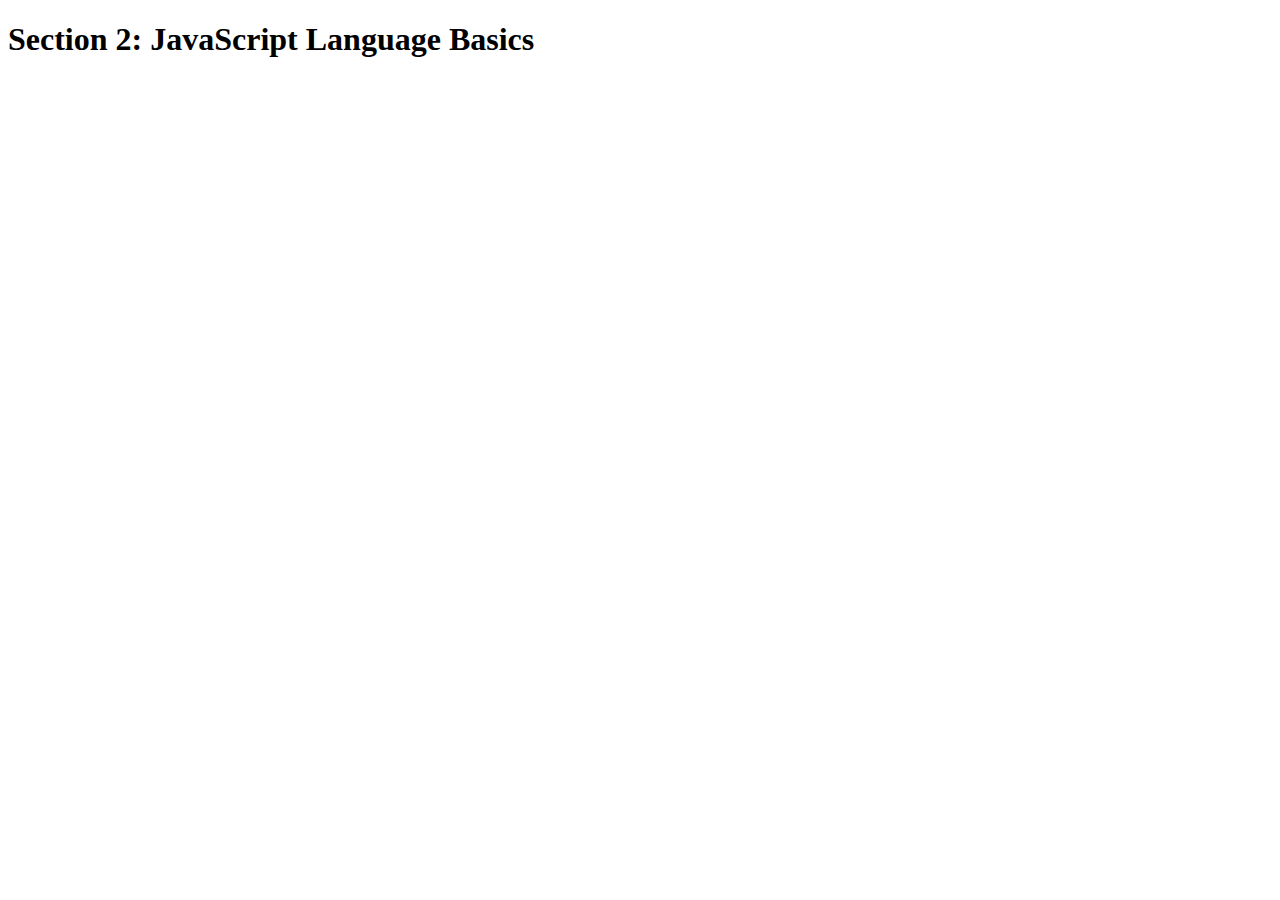
<file: JavaScript/complete-javascript-course-master/2-JS-basics/final/index.html>
<!DOCTYPE html>
<html lang="en">
    <head>
        <meta charset="UTF-8">
        <title>Section 2: JavaScript Language Basics</title>
    </head>

    <body>
        <h1>Section 2: JavaScript Language Basics</h1>
    </body>
    
    <script src="script.js"></script>
</html>
</file>
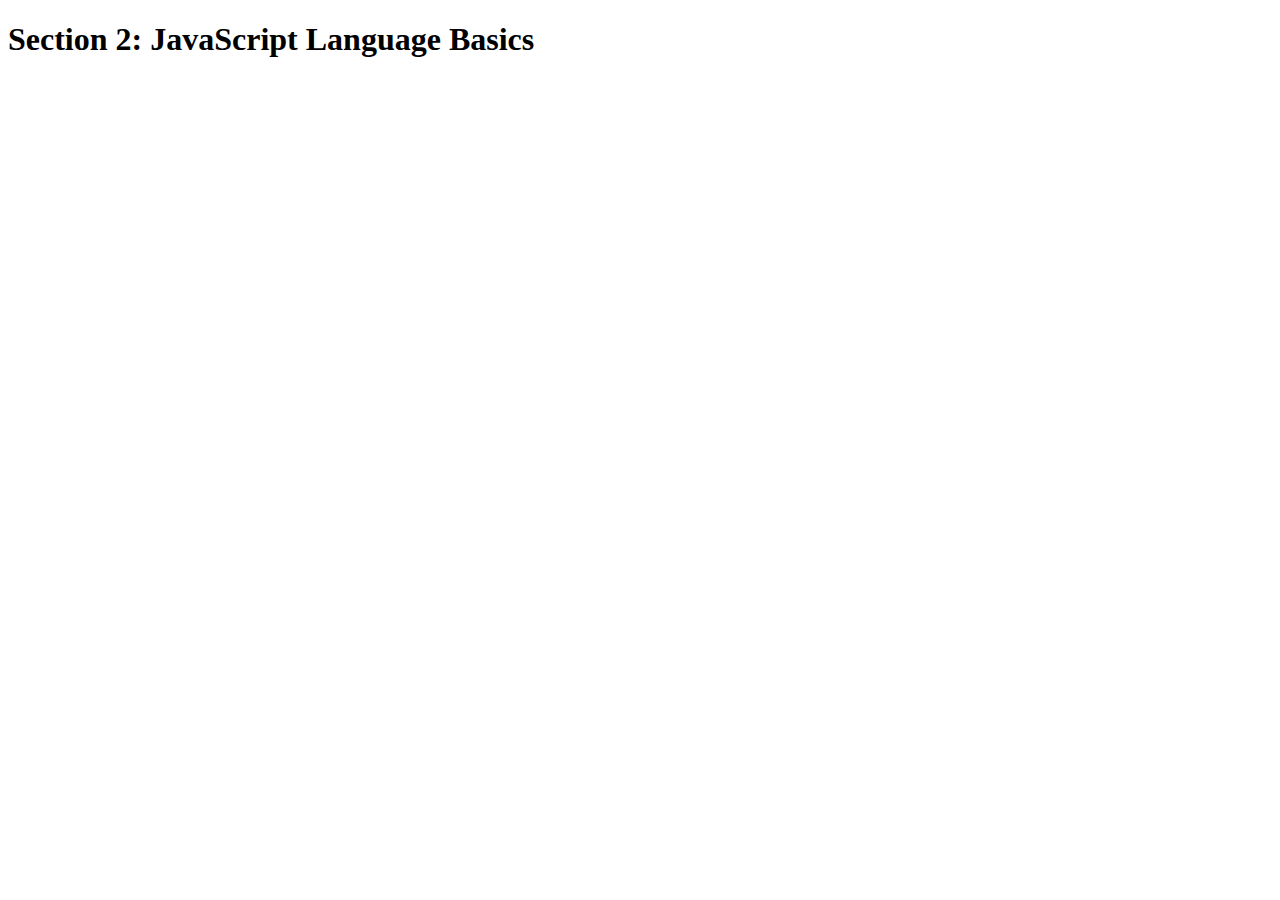
<file: JavaScript/complete-javascript-course-master/2-JS-basics/starter/index.html>
<!DOCTYPE html>
<html lang="en">
    <head>
        <meta charset="UTF-8">
        <title>Section 2: JavaScript Language Basics</title>
    </head>

    <body>
        <h1>Section 2: JavaScript Language Basics</h1>
    </body>

    <script src="index.js"></script>
</html>
</file>
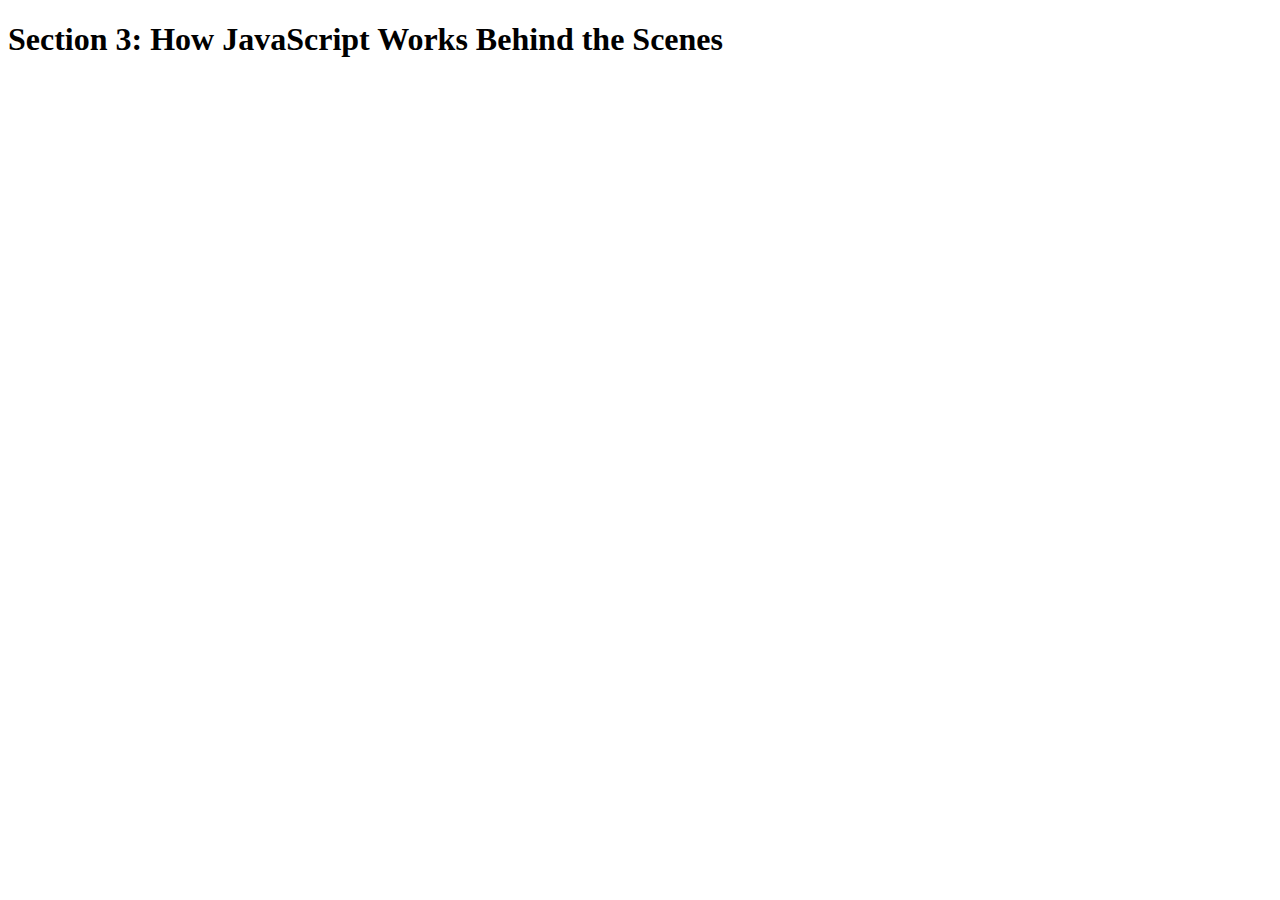
<file: JavaScript/complete-javascript-course-master/3-how-JS-works/final/index.html>
<!DOCTYPE html>
<html lang="en">
    <head>
        <meta charset="UTF-8">
        <title>Section 3: How JavaScript Works Behind the Scenes</title>
    </head>

    <body>
        <h1>Section 3: How JavaScript Works Behind the Scenes</h1>
        <script src="script.js"></script>
    </body>
</html>
</file>
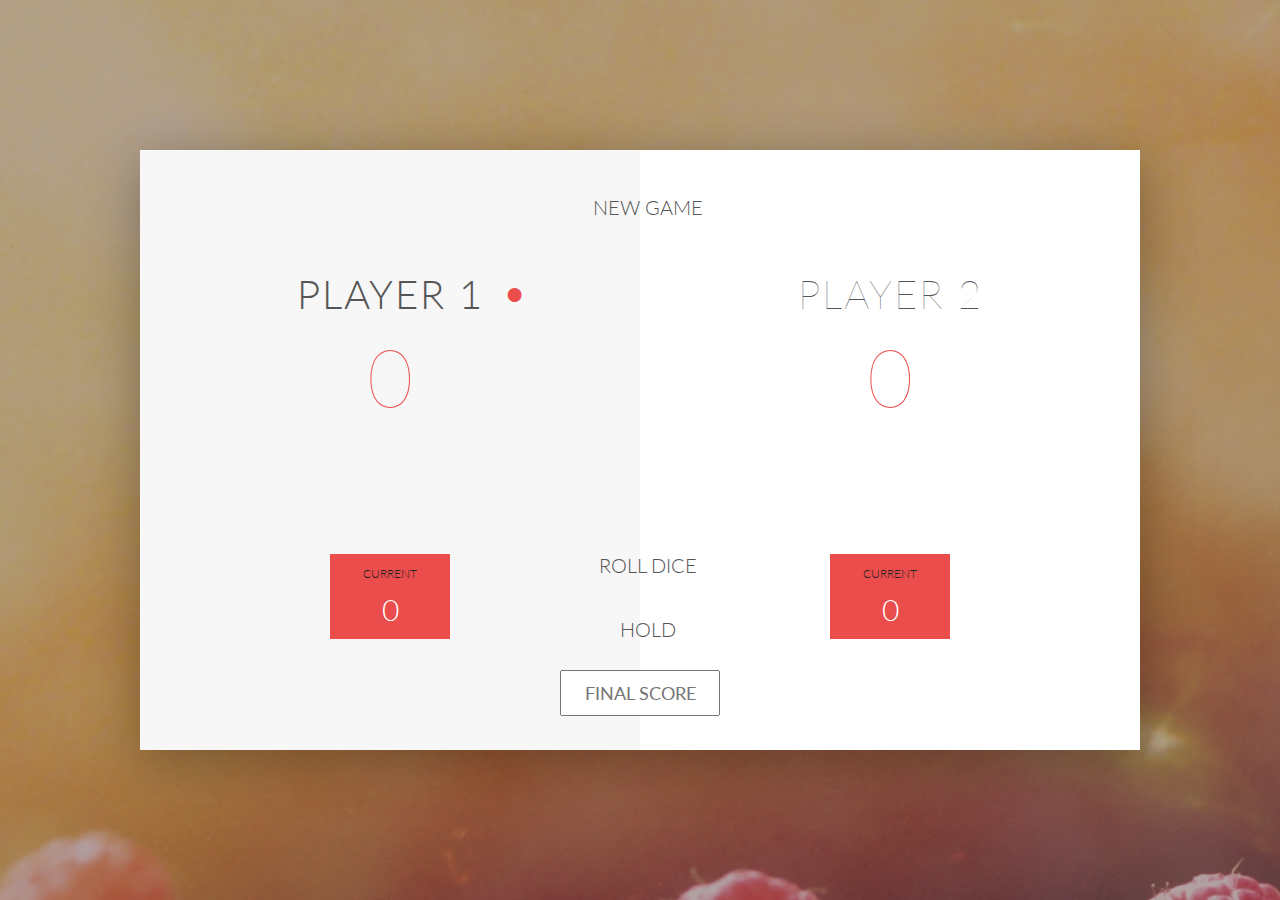
<file: JavaScript/complete-javascript-course-master/4-DOM-pig-game/final/index.html>
<!DOCTYPE html>
<html lang="en">
    <head>
        <meta charset="UTF-8">
        <link href="https://fonts.googleapis.com/css?family=Lato:100,300,600" rel="stylesheet" type="text/css">
        <link href="http://code.ionicframework.com/ionicons/2.0.1/css/ionicons.min.css" rel="stylesheet" type="text/css">
        <link type="text/css" rel="stylesheet" href="style.css">
        
        <title>Pig Game</title>
    </head>

    <body>
        <div class="wrapper clearfix">
            <div class="player-0-panel active">
                <div class="player-name" id="name-0">Player 1</div>
                <div class="player-score" id="score-0">43</div>
                <div class="player-current-box">
                    <div class="player-current-label">Current</div>
                    <div class="player-current-score" id="current-0">11</div>
                </div>
            </div>
            
            <div class="player-1-panel">
                <div class="player-name" id="name-1">Player 2</div>
                <div class="player-score" id="score-1">72</div>
                <div class="player-current-box">
                    <div class="player-current-label">Current</div>
                    <div class="player-current-score" id="current-1">0</div>
                </div>
            </div>
            
            <button class="btn-new"><i class="ion-ios-plus-outline"></i>New game</button>
            <button class="btn-roll"><i class="ion-ios-loop"></i>Roll dice</button>
            <button class="btn-hold"><i class="ion-ios-download-outline"></i>Hold</button>
            
            <input type="text" placeholder="Final score" class="final-score">
            
            <img src="dice-5.png" alt="Dice" class="dice" id="dice-1">
            <img src="dice-5.png" alt="Dice" class="dice" id="dice-2">
        </div>
        
        <!--<script src="app.js"></script>-->
        <script src="challenges.js"></script>
    </body>
</html>
</file>
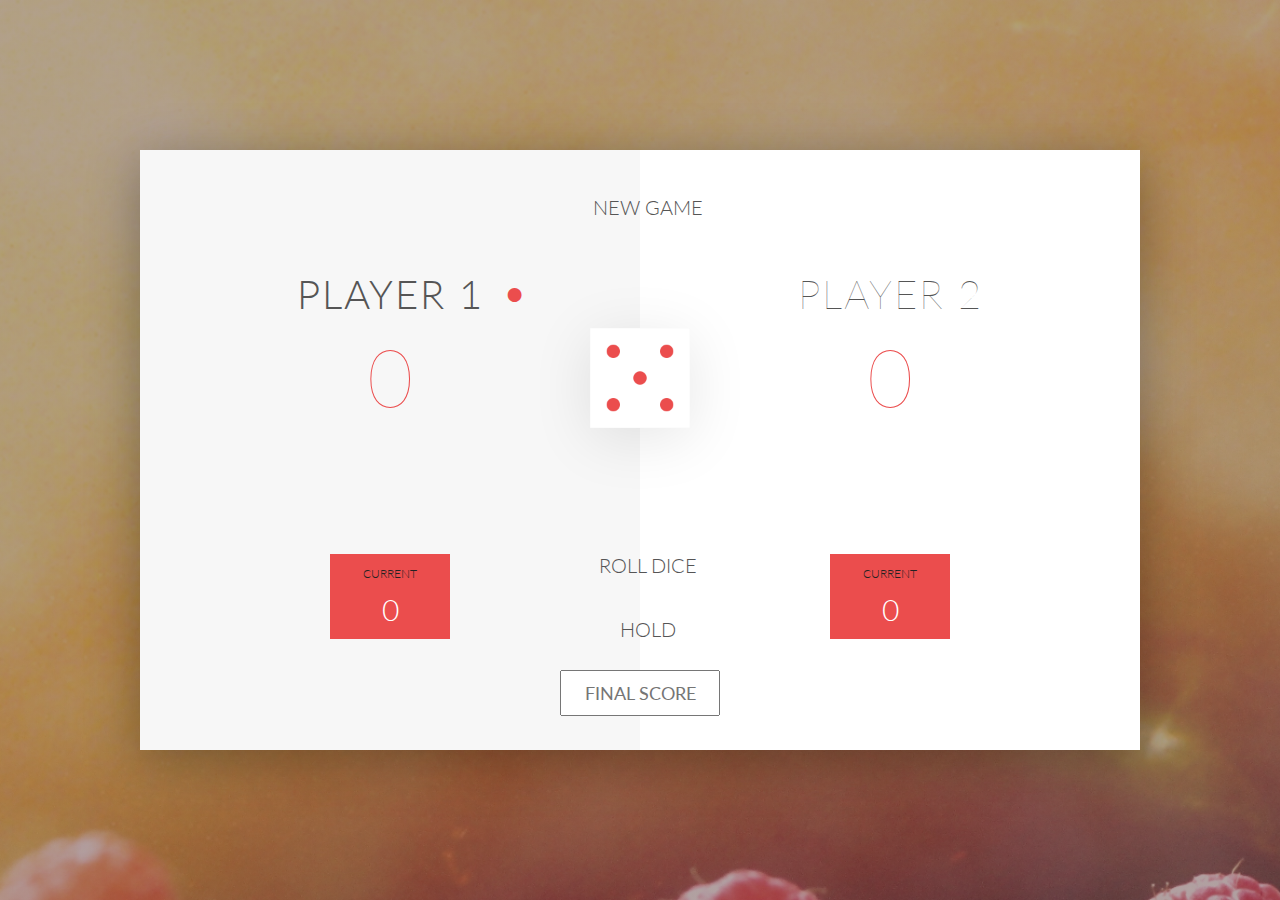
<file: JavaScript/complete-javascript-course-master/4-DOM-pig-game/starter/index.html>
<!DOCTYPE html>
<html lang="en">
    <head>
        <meta charset="UTF-8">
        <link href="https://fonts.googleapis.com/css?family=Lato:100,300,600" rel="stylesheet" type="text/css">
        <link href="http://code.ionicframework.com/ionicons/2.0.1/css/ionicons.min.css" rel="stylesheet" type="text/css">
        <link type="text/css" rel="stylesheet" href="style.css">
        
        <title>Pig Game</title>
    </head>

    <body>
        <div class="wrapper clearfix">
            <div class="player-0-panel active">
                <div class="player-name" id="name-0">Player 1</div>
                <div class="player-score" id="score-0">43</div>
                <div class="player-current-box">
                    <div class="player-current-label">Current</div>
                    <div class="player-current-score" id="current-0">11</div>
                </div>
            </div>
            
            <div class="player-1-panel">
                <div class="player-name" id="name-1">Player 2</div>
                <div class="player-score" id="score-1">72</div>
                <div class="player-current-box">
                    <div class="player-current-label">Current</div>
                    <div class="player-current-score" id="current-1">0</div>
                </div>
            </div>
            
            <button class="btn-new"><i class="ion-ios-plus-outline"></i>New game</button>
            <button class="btn-roll"><i class="ion-ios-loop"></i>Roll dice</button>
            <button class="btn-hold"><i class="ion-ios-download-outline"></i>Hold</button>
            

            <input type="text" placeholder="Final Score" class="final-score">


            <img src="dice-5.png" alt="Dice" class="dice">
            <img src="dice-5.png" alt="Dice" class="dice">
        </div>
        
        <!-- <script src="app.js"></script> -->
        <script src="challenges.js"></script>
    </body>
</html>
</file>
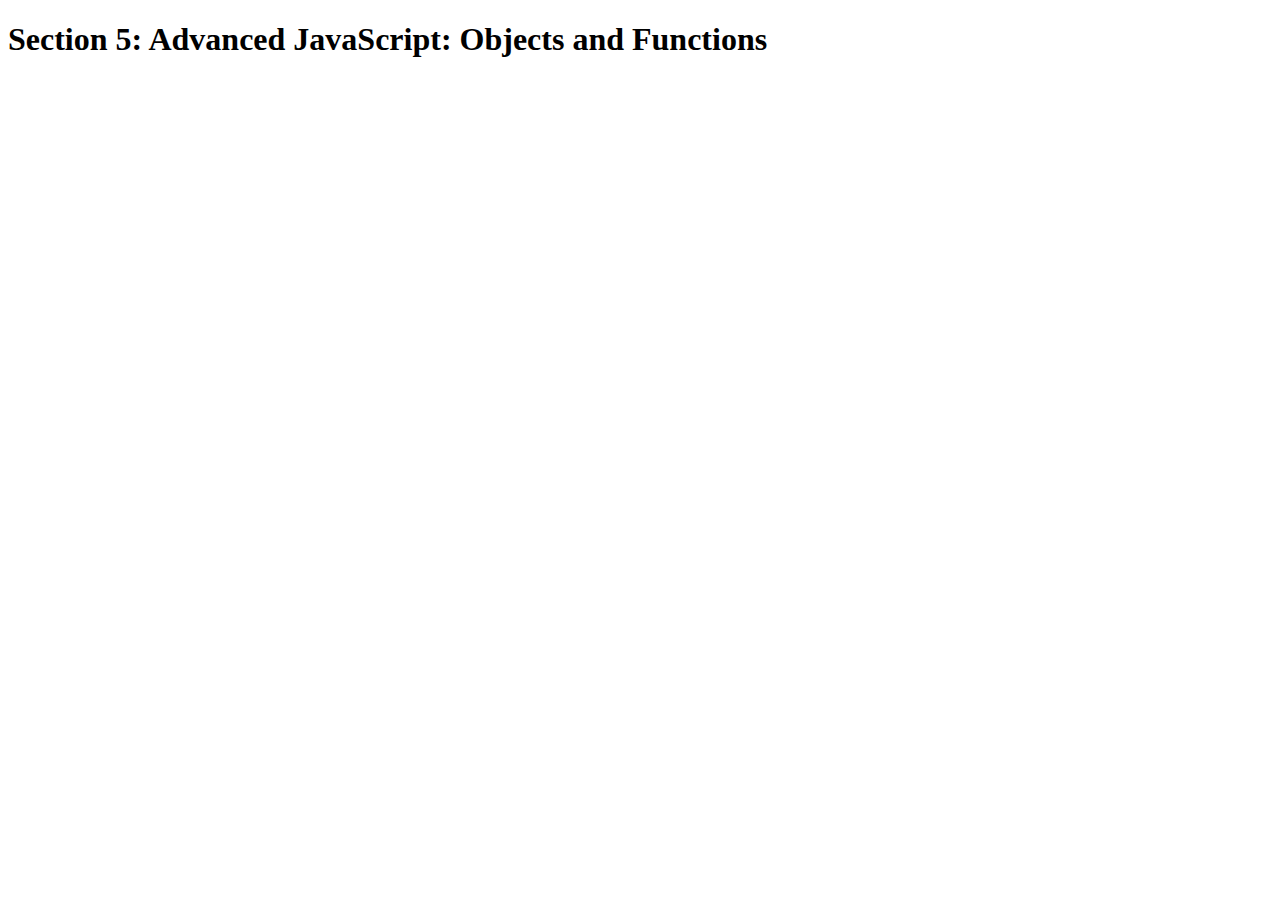
<file: JavaScript/complete-javascript-course-master/5-advanced-JS/final/index.html>
<!DOCTYPE html>
<html lang="en">
    <head>
        <meta charset="UTF-8">
        <title>Section 5: Advanced JavaScript: Objects and Functions</title>
    </head>

    <body>
        <h1>Section 5: Advanced JavaScript: Objects and Functions</h1>
        <script src="script.js"></script>
    </body>
</html>
</file>
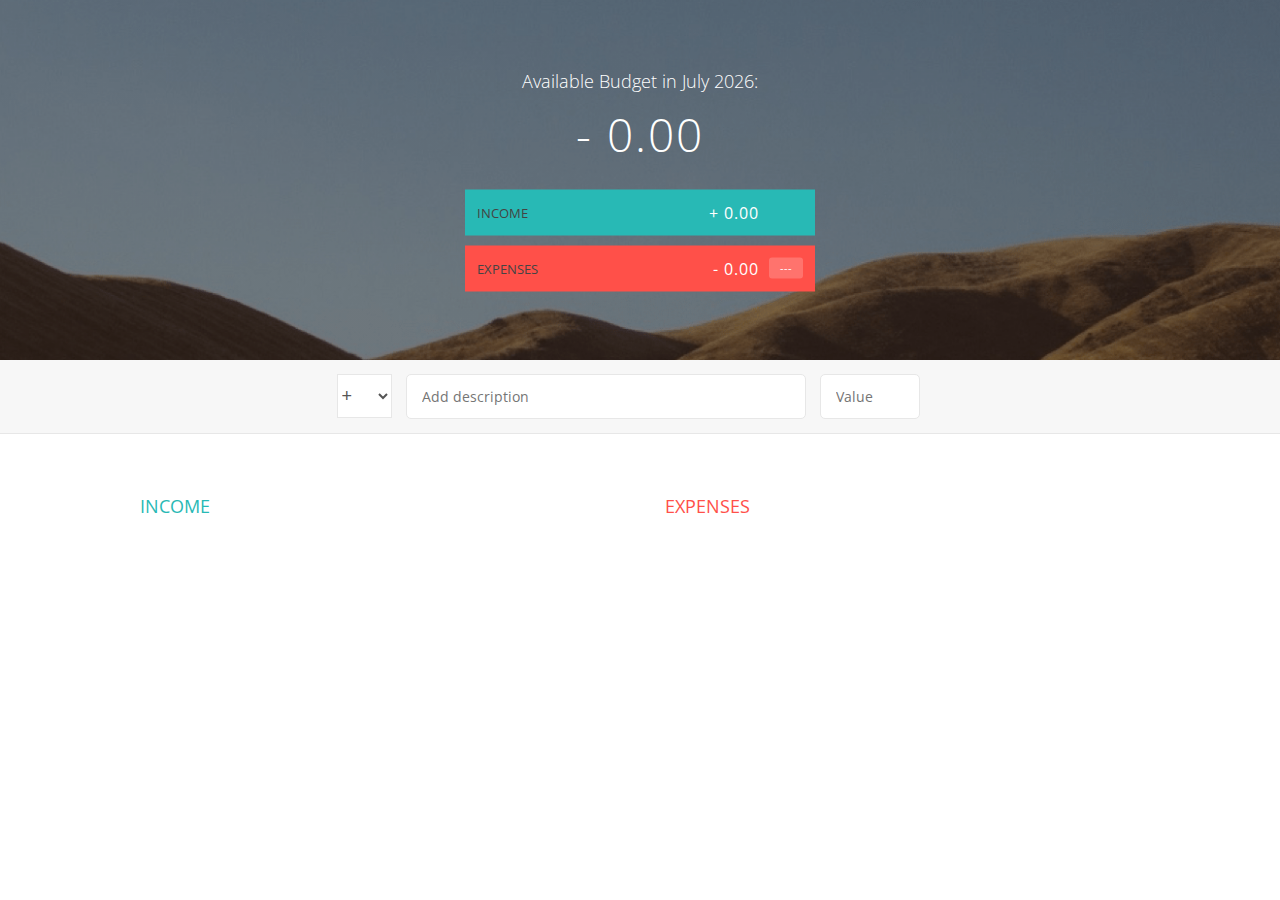
<file: JavaScript/complete-javascript-course-master/6-budgety/final/index.html>
<!DOCTYPE html>
<html lang="en">
    <head>
        <meta charset="UTF-8">
        <link href="https://fonts.googleapis.com/css?family=Open+Sans:100,300,400,600" rel="stylesheet" type="text/css">
        <link href="http://code.ionicframework.com/ionicons/2.0.1/css/ionicons.min.css" rel="stylesheet" type="text/css">
        <link type="text/css" rel="stylesheet" href="style.css">
        <title>Budgety</title>
    </head>
    <body>
        
        <div class="top">
            <div class="budget">
                <div class="budget__title">
                    Available Budget in <span class="budget__title--month">%Month%</span>:
                </div>
                
                <div class="budget__value">+ 2,345.64</div>
                
                <div class="budget__income clearfix">
                    <div class="budget__income--text">Income</div>
                    <div class="right">
                        <div class="budget__income--value">+ 4,300.00</div>
                        <div class="budget__income--percentage">&nbsp;</div>
                    </div>
                </div>
                
                <div class="budget__expenses clearfix">
                    <div class="budget__expenses--text">Expenses</div>
                    <div class="right clearfix">
                        <div class="budget__expenses--value">- 1,954.36</div>
                        <div class="budget__expenses--percentage">45%</div>
                    </div>
                </div>
            </div>
        </div>
        
        
        
        <div class="bottom">
            <div class="add">
                <div class="add__container">
                    <select class="add__type">
                        <option value="inc" selected>+</option>
                        <option value="exp">-</option>
                    </select>
                    <input type="text" class="add__description" placeholder="Add description">
                    <input type="number" class="add__value" placeholder="Value">
                    <button class="add__btn"><i class="ion-ios-checkmark-outline"></i></button>
                </div>
            </div>
            
            <div class="container clearfix">
                <div class="income">
                    <h2 class="icome__title">Income</h2>
                    
                    <div class="income__list">
                       
                        <!--
                        <div class="item clearfix" id="income-0">
                            <div class="item__description">Salary</div>
                            <div class="right clearfix">
                                <div class="item__value">+ 2,100.00</div>
                                <div class="item__delete">
                                    <button class="item__delete--btn">
                                        <i class="ion-ios-close-outline"></i>
                                    </button>
                                </div>
                            </div>
                        </div>
                        
                        <div class="item clearfix" id="income-1">
                            <div class="item__description">Sold car</div>
                            <div class="right clearfix">
                                <div class="item__value">+ 1,500.00</div>
                                <div class="item__delete">
                                    <button class="item__delete--btn"><i class="ion-ios-close-outline"></i></button>
                                </div>
                            </div>
                        </div>
                        -->
                        
                    </div>
                </div>
                
                
                
                <div class="expenses">
                    <h2 class="expenses__title">Expenses</h2>
                    
                    <div class="expenses__list">
                       
                        <!--
                        <div class="item clearfix" id="expense-0">
                            <div class="item__description">Apartment rent</div>
                            <div class="right clearfix">
                                <div class="item__value">- 900.00</div>
                                <div class="item__percentage">21%</div>
                                <div class="item__delete">
                                    <button class="item__delete--btn"><i class="ion-ios-close-outline"></i></button>
                                </div>
                            </div>
                        </div>

                        <div class="item clearfix" id="expense-1">
                            <div class="item__description">Grocery shopping</div>
                            <div class="right clearfix">
                                <div class="item__value">- 435.28</div>
                                <div class="item__percentage">10%</div>
                                <div class="item__delete">
                                    <button class="item__delete--btn"><i class="ion-ios-close-outline"></i></button>
                                </div>
                            </div>
                        </div>
                        -->
                        
                    </div>
                </div>
            </div>
            
            
        </div>
        
        <script src="app.js"></script>
    </body>
</html>
</file>
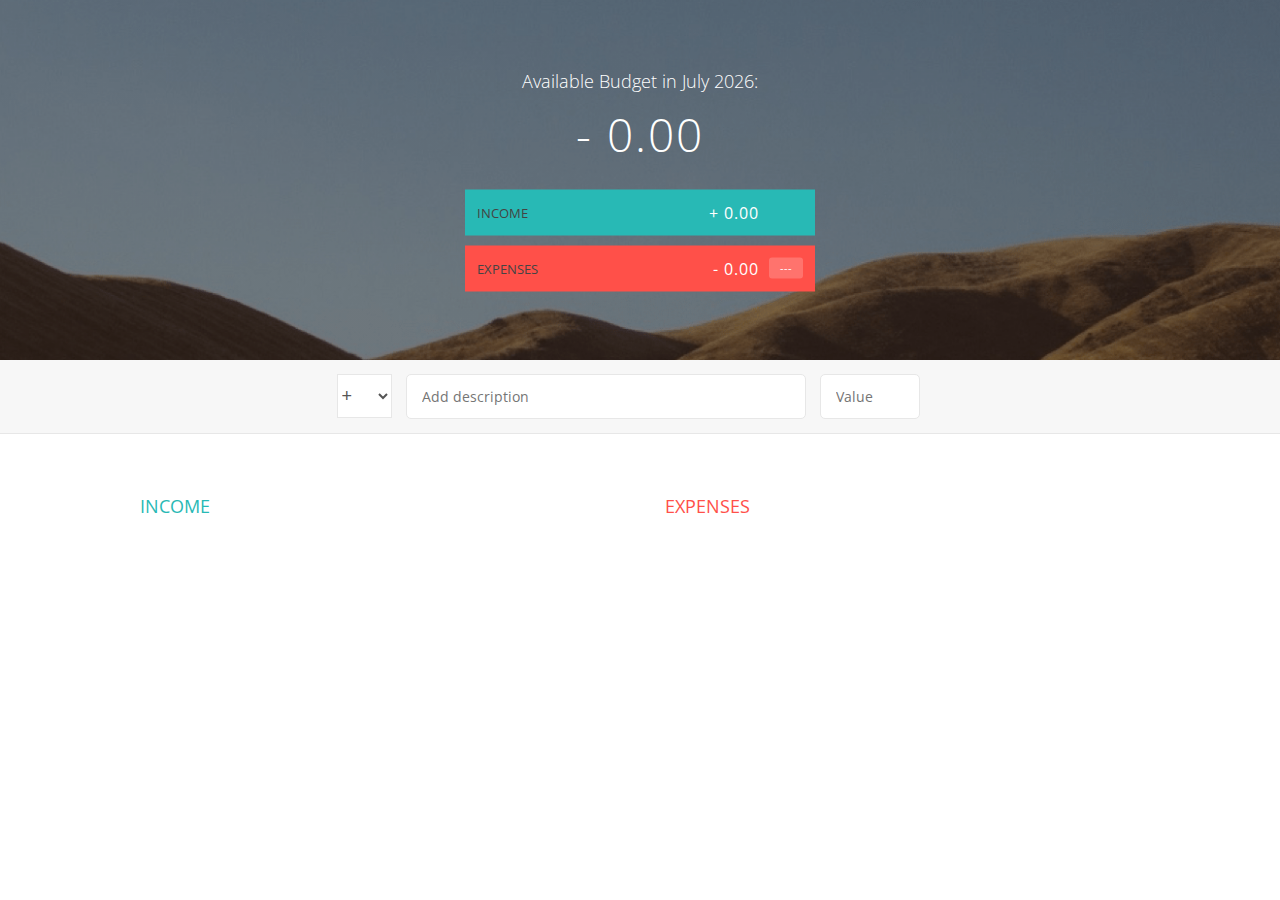
<file: JavaScript/complete-javascript-course-master/6-budgety/starter/index.html>
<!DOCTYPE html>
<html lang="en">
    <head>
        <meta charset="UTF-8">
        <link href="https://fonts.googleapis.com/css?family=Open+Sans:100,300,400,600" rel="stylesheet" type="text/css">
        <link href="http://code.ionicframework.com/ionicons/2.0.1/css/ionicons.min.css" rel="stylesheet" type="text/css">
        <link type="text/css" rel="stylesheet" href="style.css">
        <title>Budgety</title>
    </head>
    <body>
        
        <div class="top">
            <div class="budget">
                <div class="budget__title">
                    Available Budget in <span class="budget__title--month">%Month%</span>:
                </div>
                
                <div class="budget__value">+ 2,345.64</div>
                
                <div class="budget__income clearfix">
                    <div class="budget__income--text">Income</div>
                    <div class="right">
                        <div class="budget__income--value">+ 4,300.00</div>
                        <div class="budget__income--percentage">&nbsp;</div>
                    </div>
                </div>
                
                <div class="budget__expenses clearfix">
                    <div class="budget__expenses--text">Expenses</div>
                    <div class="right clearfix">
                        <div class="budget__expenses--value">- 1,954.36</div>
                        <div class="budget__expenses--percentage">45%</div>
                    </div>
                </div>
            </div>
        </div>
        
        
        
        <div class="bottom">
            <div class="add">
                <div class="add__container">
                    <select class="add__type">
                        <option value="inc" selected>+</option>
                        <option value="exp">-</option>
                    </select>
                    <input type="text" class="add__description" placeholder="Add description">
                    <input type="number" class="add__value" placeholder="Value">
                    <button class="add__btn"><i class="ion-ios-checkmark-outline"></i></button>
                </div>
            </div>
            
            <div class="container clearfix">
                <div class="income">
                    <h2 class="icome__title">Income</h2>
                    
                    <div class="income__list">
                       
                        <!--
                        <div class="item clearfix" id="income-0">
                            <div class="item__description">Salary</div>
                            <div class="right clearfix">
                                <div class="item__value">+ 2,100.00</div>
                                <div class="item__delete">
                                    <button class="item__delete--btn"><i class="ion-ios-close-outline"></i></button>
                                </div>
                            </div>
                        </div>
                        
                        <div class="item clearfix" id="income-1">
                            <div class="item__description">Sold car</div>
                            <div class="right clearfix">
                                <div class="item__value">+ 1,500.00</div>
                                <div class="item__delete">
                                    <button class="item__delete--btn"><i class="ion-ios-close-outline"></i></button>
                                </div>
                            </div>
                        </div>
                        -->
                        
                    </div>
                </div>
                
                
                
                <div class="expenses">
                    <h2 class="expenses__title">Expenses</h2>
                    
                    <div class="expenses__list">
                       
                        <!--
                        <div class="item clearfix" id="expense-0">
                            <div class="item__description">Apartment rent</div>
                            <div class="right clearfix">
                                <div class="item__value">- 900.00</div>
                                <div class="item__percentage">21%</div>
                                <div class="item__delete">
                                    <button class="item__delete--btn"><i class="ion-ios-close-outline"></i></button>
                                </div>
                            </div>
                        </div>

                        <div class="item clearfix" id="expense-1">
                            <div class="item__description">Grocery shopping</div>
                            <div class="right clearfix">
                                <div class="item__value">- 435.28</div>
                                <div class="item__percentage">10%</div>
                                <div class="item__delete">
                                    <button class="item__delete--btn"><i class="ion-ios-close-outline"></i></button>
                                </div>
                            </div>
                        </div>
                        -->
                        
                    </div>
                </div>
            </div>
            
            
        </div>
        
        <script src="app.js"></script>
    </body>
</html>
</file>
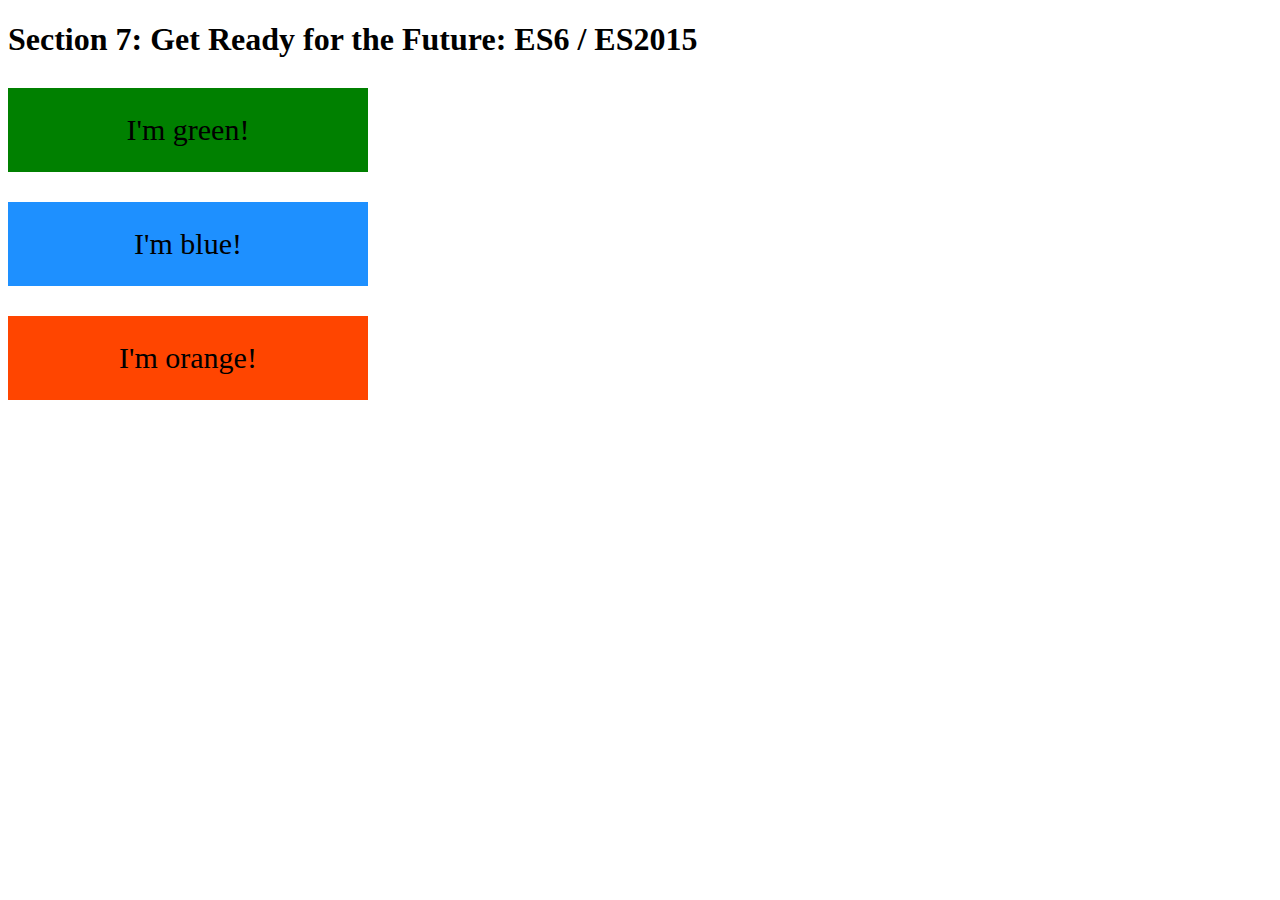
<file: JavaScript/complete-javascript-course-master/7-ES6/final/index.html>
<!DOCTYPE html>
<html lang="en">
    <head>
        <meta charset="UTF-8">
        <title>Section 7: Get Ready for the Future: ES6 / ES2015</title>
        
        <style>
            .box {
                width: 200px;
                padding: 25px 80px;
                text-align: center;
                font-size: 30px;
                margin-top: 30px;
            }
            
            .green { background-color: green; }
            .blue { background-color: dodgerblue; }
            .orange { background-color: orangered; }
            
        </style>
        
    </head>

    <body>
        <h1>Section 7: Get Ready for the Future: ES6 / ES2015</h1>
        
        <div class="box green">I'm green!</div>
        <div class="box blue">I'm blue!</div>
        <div class="box orange">I'm orange!</div>
        
        <script src="polyfill.min.js"></script>
        <script src="script-transpiled.js"></script>
    </body>
</html>
</file>
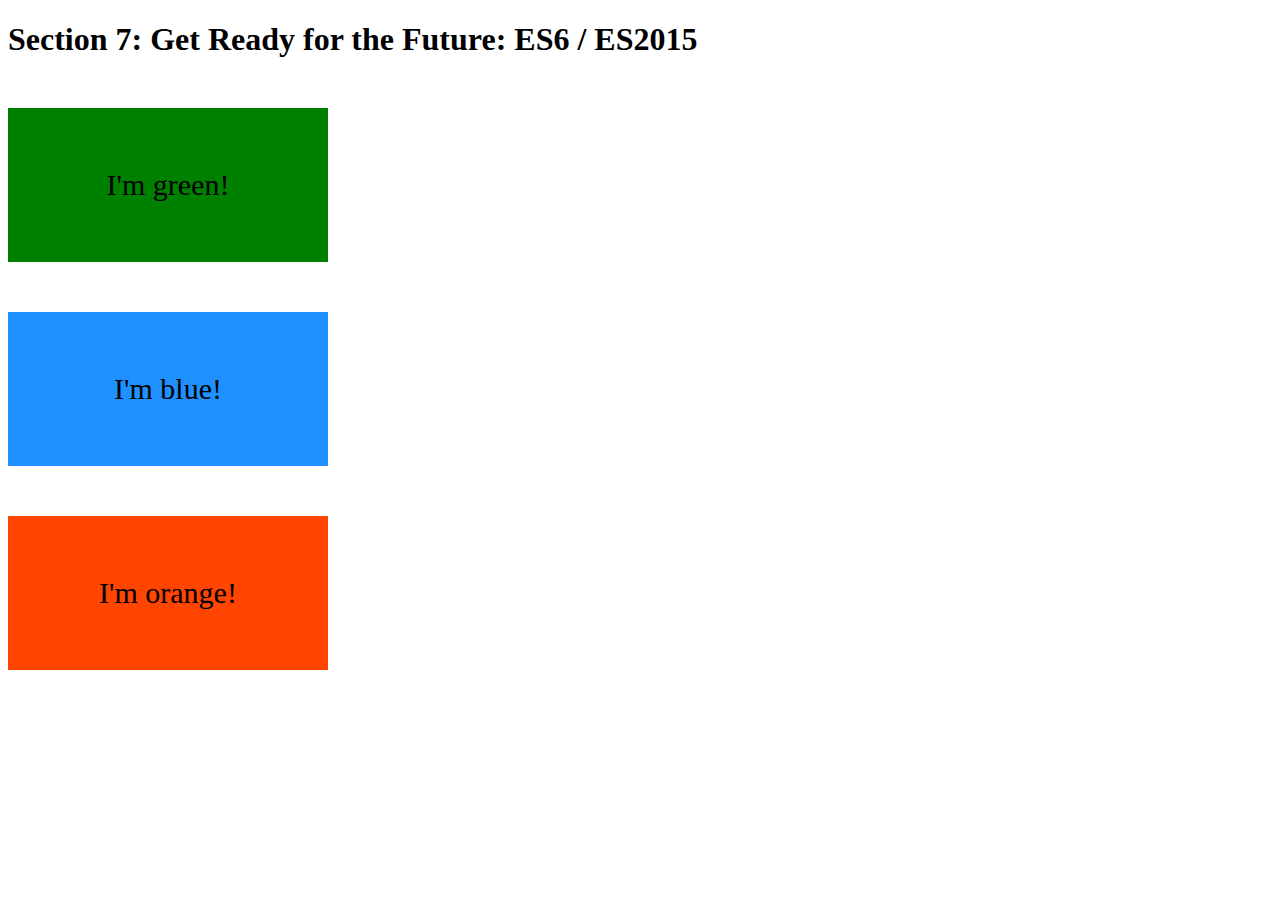
<file: JavaScript/complete-javascript-course-master/7-ES6/starter/index.html>
<!DOCTYPE html>
<html lang="en">
    <head>
        <meta charset="UTF-8">
        <title>Section 7: Get Ready for the Future: ES6 / ES2015</title>
        
        <style>
            .box {
                width: 200px;
                padding: 60px;
                text-align: center;
                font-size: 30px;
                margin-top: 50px;
            }
            
            .green { background-color: green; }
            .blue { background-color: dodgerblue; }
            .orange { background-color: orangered; }
            
        </style>
        
    </head>

    <body>
        <h1>Section 7: Get Ready for the Future: ES6 / ES2015</h1>
        
        <div class="box green">I'm green!</div>
        <div class="box blue">I'm blue!</div>
        <div class="box orange">I'm orange!</div>
        
        <script src="script.js"></script>
    </body>
</html>
</file>
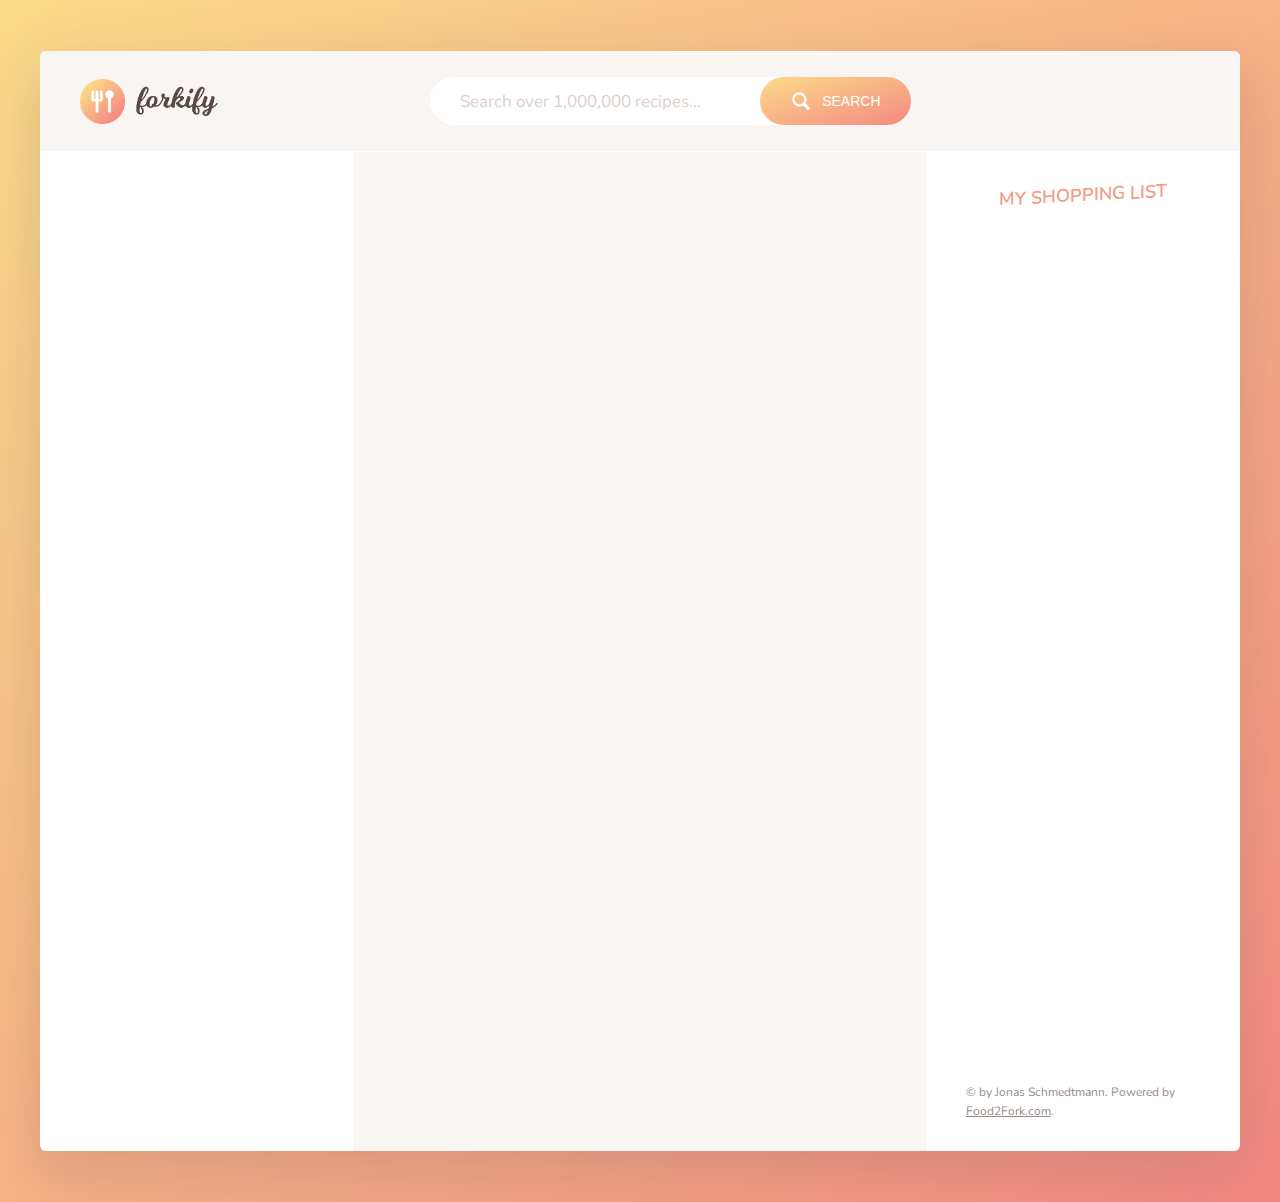
<file: JavaScript/complete-javascript-course-master/9-forkify/final/dist/index.html>
<!DOCTYPE html>
<html lang="en">

<head>
    <meta charset="UTF-8">
    <meta name="viewport" content="width=device-width, initial-scale=1.0">
    <meta http-equiv="X-UA-Compatible" content="ie=edge">
    <link href="https://fonts.googleapis.com/css?family=Nunito+Sans:400,600,700" rel="stylesheet">
    <link rel="stylesheet" href="css/style.css">
    <link rel="shortcut icon" href="img/favicon.png" type="image/x-icon">
    <title>forkify // Search over 1,000,000 recipes</title>
</head>

<body>
    <div class="container">
        <header class="header">
            <img src="img/logo.png" alt="Logo" class="header__logo">
            <form class="search">
                <input type="text" class="search__field" placeholder="Search over 1,000,000 recipes...">
                <button class="btn search__btn">
                    <svg class="search__icon">
                        <use href="img/icons.svg#icon-magnifying-glass"></use>
                    </svg>
                    <span>Search</span>
                </button>
            </form>
            <div class="likes">
                <div class="likes__field">
                    <svg class="likes__icon">
                        <use href="img/icons.svg#icon-heart"></use>
                    </svg>
                </div>
                <div class="likes__panel">
                    <ul class="likes__list">
                        <!--
                        <li>
                            <a class="likes__link" href="#23456">
                                <figure class="likes__fig">
                                    <img src="img/test-1.jpg" alt="Test">
                                </figure>
                                <div class="likes__data">
                                    <h4 class="likes__name">Pasta with Tomato ...</h4>
                                    <p class="likes__author">The Pioneer Woman</p>
                                </div>
                            </a>
                        </li>
                        -->
                    </ul>
                </div>
            </div>
        </header>


        <div class="results">
            <ul class="results__list">
                <!--
                <li>
                    <a class="results__link results__link--active" href="#23456">
                        <figure class="results__fig">
                            <img src="img/test-1.jpg" alt="Test">
                        </figure>
                        <div class="results__data">
                            <h4 class="results__name">Pasta with Tomato ...</h4>
                            <p class="results__author">The Pioneer Woman</p>
                        </div>
                    </a>
                </li>

                <li>
                    <a class="results__link" href="#76767">
                        <figure class="results__fig">
                            <img src="img/test-2.jpg" alt="Test">
                        </figure>
                        <div class="results__data">
                            <h4 class="results__name">Pasta Salad with ...</h4>
                            <p class="results__author">Spicy Perspective</p>
                        </div>
                    </a>
                </li>

                <li>
                    <a class="results__link" href="#85354">
                        <figure class="results__fig">
                            <img src="img/test-3.jpg" alt="Test">
                        </figure>
                        <div class="results__data">
                            <h4 class="results__name">Homemade Tomato ...</h4>
                            <p class="results__author">All Recipes</p>
                        </div>
                    </a>
                </li>

                <li>
                    <a class="results__link" href="#43563">
                        <figure class="results__fig">
                            <img src="img/test-4.jpg" alt="Test">
                        </figure>
                        <div class="results__data">
                            <h4 class="results__name">Pasta with Tomato ...</h4>
                            <p class="results__author">The Pioneer Woman</p>
                        </div>
                    </a>
                </li>

                <li>
                    <a class="results__link" href="#2256665">
                        <figure class="results__fig">
                            <img src="img/test-5.jpg" alt="Test">
                        </figure>
                        <div class="results__data">
                            <h4 class="results__name">Greek Pasta with ...</h4>
                            <p class="results__author">Chow</p>
                        </div>
                    </a>
                </li>

                <li>
                    <a class="results__link" href="#7567567">
                        <figure class="results__fig">
                            <img src="img/test-9.jpg" alt="Test">
                        </figure>
                        <div class="results__data">
                            <h4 class="results__name">Cherry tomato, kale ...</h4>
                            <p class="results__author">BBC Good Food</p>
                        </div>
                    </a>
                </li>

                <li>
                    <a class="results__link" href="#5676577">
                        <figure class="results__fig">
                            <img src="img/test-7.jpg" alt="Test">
                        </figure>
                        <div class="results__data">
                            <h4 class="results__name">Pasta with Fresh ...</h4>
                            <p class="results__author">Chow</p>
                        </div>
                    </a>
                </li>

                <li>
                    <a class="results__link" href="#98798">
                        <figure class="results__fig">
                            <img src="img/test-8.jpg" alt="Test">
                        </figure>
                        <div class="results__data">
                            <h4 class="results__name">Buttery Tomato Pasta ...</h4>
                            <p class="results__author">Simply Recipes</p>
                        </div>
                    </a>
                </li>
                <li>
                    <a class="results__link" href="#5464646456">
                        <figure class="results__fig">
                            <img src="img/test-10.jpg" alt="Test">
                        </figure>
                        <div class="results__data">
                            <h4 class="results__name">Pesto Pasta Salad ...</h4>
                            <p class="results__author">Eats Well With Others</p>
                        </div>
                    </a>
                </li>

                <li>
                    <a class="results__link" href="#345345435">
                        <figure class="results__fig">
                            <img src="img/test-6.jpg" alt="Test">
                        </figure>
                        <div class="results__data">
                            <h4 class="results__name">Pasta with Roasted ...</h4>
                            <p class="results__author">Two Peas and Their Pod</p>
                        </div>
                    </a>
                </li>
                -->
            </ul>

            <div class="results__pages">
                <!--
                <button class="btn-inline results__btn--prev">
                    <svg class="search__icon">
                        <use href="img/icons.svg#icon-triangle-left"></use>
                    </svg>
                    <span>Page 1</span>
                </button>
                <button class="btn-inline results__btn--next">
                    <span>Page 3</span>
                    <svg class="search__icon">
                        <use href="img/icons.svg#icon-triangle-right"></use>
                    </svg>
                </button>
                -->
            </div>
        </div>



        <div class="recipe">

            <!--
            <figure class="recipe__fig">
                <img src="img/test-1.jpg" alt="Tomato" class="recipe__img">
                <h1 class="recipe__title">
                    <span>Pasta with tomato cream sauce</span>
                </h1>
            </figure>
            <div class="recipe__details">
                <div class="recipe__info">
                    <svg class="recipe__info-icon">
                        <use href="img/icons.svg#icon-stopwatch"></use>
                    </svg>
                    <span class="recipe__info-data recipe__info-data--minutes">45</span>
                    <span class="recipe__info-text"> minutes</span>
                </div>
                <div class="recipe__info">
                    <svg class="recipe__info-icon">
                        <use href="img/icons.svg#icon-man"></use>
                    </svg>
                    <span class="recipe__info-data recipe__info-data--people">4</span>
                    <span class="recipe__info-text"> servings</span>

                    <div class="recipe__info-buttons">
                        <button class="btn-tiny">
                            <svg>
                                <use href="img/icons.svg#icon-circle-with-minus"></use>
                            </svg>
                        </button>
                        <button class="btn-tiny">
                            <svg>
                                <use href="img/icons.svg#icon-circle-with-plus"></use>
                            </svg>
                        </button>
                    </div>

                </div>
                <button class="recipe__love">
                    <svg class="header__likes">
                        <use href="img/icons.svg#icon-heart-outlined"></use>
                    </svg>
                </button>
            </div>



            <div class="recipe__ingredients">
                <ul class="recipe__ingredient-list">
                    <li class="recipe__item">
                        <svg class="recipe__icon">
                            <use href="img/icons.svg#icon-check"></use>
                        </svg>
                        <div class="recipe__count">1000</div>
                        <div class="recipe__ingredient">
                            <span class="recipe__unit">g</span>
                            pasta
                        </div>
                    </li>

                    <li class="recipe__item">
                        <svg class="recipe__icon">
                            <use href="img/icons.svg#icon-check"></use>
                        </svg>
                        <div class="recipe__count">1/2</div>
                        <div class="recipe__ingredient">
                            <span class="recipe__unit">cup</span>
                            ricotta cheese
                        </div>
                    </li>

                    <li class="recipe__item">
                        <svg class="recipe__icon">
                            <use href="img/icons.svg#icon-check"></use>
                        </svg>
                        <div class="recipe__count">1</div>
                        <div class="recipe__ingredient">
                            <span class="recipe__unit"></span>
                            can of tomatoes, whole or crushed
                        </div>
                    </li>


                    <li class="recipe__item">
                        <svg class="recipe__icon">
                            <use href="img/icons.svg#icon-check"></use>
                        </svg>
                        <div class="recipe__count">1</div>
                        <div class="recipe__ingredient">
                            <span class="recipe__unit"></span>
                            can tuna packed in olive oil
                        </div>
                    </li>

                    <li class="recipe__item">
                        <svg class="recipe__icon">
                            <use href="img/icons.svg#icon-check"></use>
                        </svg>
                        <div class="recipe__count">1/2</div>
                        <div class="recipe__ingredient">
                            <span class="recipe__unit">cup</span>
                            grated parmesan cheese
                        </div>
                    </li>

                    <li class="recipe__item">
                        <svg class="recipe__icon">
                            <use href="img/icons.svg#icon-check"></use>
                        </svg>
                        <div class="recipe__count">1/4</div>
                        <div class="recipe__ingredient">
                            <span class="recipe__unit">cup</span>
                            fresh basil, chopped or torn
                        </div>
                    </li>
                </ul>

                <button class="btn-small recipe__btn">
                    <svg class="search__icon">
                        <use href="img/icons.svg#icon-shopping-cart"></use>
                    </svg>
                    <span>Add to shopping list</span>
                </button>
            </div>

            <div class="recipe__directions">
                <h2 class="heading-2">How to cook it</h2>
                <p class="recipe__directions-text">
                    This recipe was carefully designed and tested by
                    <span class="recipe__by">The Pioneer Woman</span>. Please check out directions at their website.
                </p>
                <a class="btn-small recipe__btn" href="http://thepioneerwoman.com/cooking/pasta-with-tomato-cream-sauce/" target="_blank">
                    <span>Directions</span>
                    <svg class="search__icon">
                        <use href="img/icons.svg#icon-triangle-right"></use>
                    </svg>

                </a>
            </div>
            -->
        </div>





        <div class="shopping">
            <h2 class="heading-2">My Shopping List</h2>

            <ul class="shopping__list">

                <!--
                <li class="shopping__item">
                    <div class="shopping__count">
                        <input type="number" value="500" step="100">
                        <p>g</p>
                    </div>
                    <p class="shopping__description">Pasta</p>
                    <button class="shopping__delete btn-tiny">
                        <svg>
                            <use href="img/icons.svg#icon-circle-with-cross"></use>
                        </svg>
                    </button>
                </li>

                <li class="shopping__item">
                    <div class="shopping__count">
                        <input type="number" value="0.5" step="0.1">
                        <p>cup</p>
                    </div>
                    <p class="shopping__description">Ricotta cheese</p>
                    <button class="shopping__delete btn-tiny">
                        <svg>
                            <use href="img/icons.svg#icon-circle-with-cross"></use>
                        </svg>
                    </button>
                </li>

                <li class="shopping__item">
                    <div class="shopping__count">
                        <input type="number" value="3.5" step="0.1">
                        <p>tbsp</p>
                    </div>
                    <p class="shopping__description">Toasted almond slices</p>
                    <button class="shopping__delete btn-tiny">
                        <svg>
                            <use href="img/icons.svg#icon-circle-with-cross"></use>
                        </svg>
                    </button>
                </li>

                <li class="shopping__item">
                    <div class="shopping__count">
                        <input type="number" value="0.5" step="0.1">
                        <p>tbsp</p>
                    </div>
                    <p class="shopping__description">Sea salt</p>
                    <button class="shopping__delete btn-tiny">
                        <svg>
                            <use href="img/icons.svg#icon-circle-with-cross"></use>
                        </svg>
                    </button>
                </li>

                <li class="shopping__item">
                    <div class="shopping__count">
                        <input type="number" value="0.25" step="0.1">
                        <p>cup</p>
                    </div>

                    <p class="shopping__description">Minced green onions</p>
                    <button class="shopping__delete btn-tiny">
                        <svg>
                            <use href="img/icons.svg#icon-circle-with-cross"></use>
                        </svg>
                    </button>
                </li>

                <li class="shopping__item">
                    <div class="shopping__count">
                        <input type="number" value="45" step="10">
                        <p>g</p>
                    </div>
                    <p class="shopping__description">Sesame seeds</p>
                    <button class="shopping__delete btn-tiny">
                        <svg>
                            <use href="img/icons.svg#icon-circle-with-cross"></use>
                        </svg>
                    </button>
                </li>
                -->
            </ul>

            <div class="copyright">
                &copy; by Jonas Schmedtmann. Powered by
                <a href="http://food2fork.com" target="_blank" class="link">Food2Fork.com</a>.
            </div>

        </div>
    </div>

<script type="text/javascript" src="js/bundle.js"></script></body>

</html>
</file>
<file: JavaScript/complete-javascript-course-master/4-DOM-pig-game/final/style.css>
/**********************************************
*** GENERAL
**********************************************/

.final-score {
    position: absolute;
    left: 50%;
    transform: translateX(-50%);
    top: 520px;
    color: #555;
    font-size: 18px;
    font-family: 'Lato';
    text-align: center;
    padding: 10px;
    width: 160px;
    text-transform: uppercase;
}

.final-score:focus { outline: none; }

#dice-1 { top: 120px; }
#dice-2 { top: 250px; }


* {
    margin: 0;
    padding: 0;
    box-sizing: border-box;
    
}

.clearfix::after {
    content: "";
    display: table;
    clear: both;
}

body {
    background-image: linear-gradient(rgba(62, 20, 20, 0.4), rgba(62, 20, 20, 0.4)), url(back.jpg);
    background-size: cover;
    background-position: center;
    font-family: Lato;
    font-weight: 300;
    position: relative;
    height: 100vh;
    color: #555;
}

.wrapper {
    width: 1000px;
    position: absolute;
    top: 50%;
    left: 50%;
    transform: translate(-50%, -50%);
    background-color: #fff;
    box-shadow: 0px 10px 50px rgba(0, 0, 0, 0.3);
    overflow: hidden;
}

.player-0-panel,
.player-1-panel {
    width: 50%;
    float: left;
    height: 600px;
    padding: 100px;
}



/**********************************************
*** PLAYERS
**********************************************/

.player-name {
    font-size: 40px;
    text-align: center;
    text-transform: uppercase;
    letter-spacing: 2px;
    font-weight: 100;
    margin-top: 20px;
    margin-bottom: 10px;
    position: relative;
}

.player-score {
    text-align: center;
    font-size: 80px;
    font-weight: 100;
    color: #EB4D4D;
    margin-bottom: 130px;
}

.active { background-color: #f7f7f7; }
.active .player-name { font-weight: 300; }

.active .player-name::after {
    content: "\2022";
    font-size: 47px;
    position: absolute;
    color: #EB4D4D;
    top: -7px;
    right: 10px;
    
}

.player-current-box {
    background-color: #EB4D4D;
    color: #fff;
    width: 40%;
    margin: 0 auto;
    padding: 12px;
    text-align: center;
}

.player-current-label {
    text-transform: uppercase;
    margin-bottom: 10px;
    font-size: 12px;
    color: #222;
}

.player-current-score {
    font-size: 30px;
}

button {
    position: absolute;
    width: 200px;
    left: 50%;
    transform: translateX(-50%);
    color: #555;
    background: none;
    border: none;
    font-family: Lato;
    font-size: 20px;
    text-transform: uppercase;
    cursor: pointer;
    font-weight: 300;
    transition: background-color 0.3s, color 0.3s;
}

button:hover { font-weight: 600; }
button:hover i { margin-right: 20px; }

button:focus {
    outline: none;
}

i {
    color: #EB4D4D;
    display: inline-block;
    margin-right: 15px;
    font-size: 32px;
    line-height: 1;
    vertical-align: text-top;
    margin-top: -4px;
    transition: margin 0.3s;
}

.btn-new { top: 45px;}
.btn-roll { top: 403px;}
.btn-hold { top: 467px;}

.dice {
    position: absolute;
    left: 50%;
    top: 178px;
    transform: translateX(-50%);
    height: 100px;
    box-shadow: 0px 10px 60px rgba(0, 0, 0, 0.10);
}

.winner { background-color: #f7f7f7; }
.winner .player-name { font-weight: 300; color: #EB4D4D; }
</file>
<file: JavaScript/complete-javascript-course-master/4-DOM-pig-game/starter/style.css>
/**********************************************
*** GENERAL
**********************************************/

.final-score{
    position: absolute;
    left: 50%;
    transform: translateX(-50%);
    top: 520px;
    color: #555;
    font-size: 18px;
    font-family: 'Lato';
    text-align: center;
    padding: 10px;
    width: 160px;
    text-transform: uppercase;
}

.final-score:focus{ outline: none}

* {
    margin: 0;
    padding: 0;
    box-sizing: border-box;
    
}

.clearfix::after {
    content: "";
    display: table;
    clear: both;
}

body {
    background-image: linear-gradient(rgba(62, 20, 20, 0.4), rgba(62, 20, 20, 0.4)), url(back.jpg);
    background-size: cover;
    background-position: center;
    font-family: Lato;
    font-weight: 300;
    position: relative;
    height: 100vh;
    color: #555;
}

.wrapper {
    width: 1000px;
    position: absolute;
    top: 50%;
    left: 50%;
    transform: translate(-50%, -50%);
    background-color: #fff;
    box-shadow: 0px 10px 50px rgba(0, 0, 0, 0.3);
    overflow: hidden;
}

.player-0-panel,
.player-1-panel {
    width: 50%;
    float: left;
    height: 600px;
    padding: 100px;
}



/**********************************************
*** PLAYERS
**********************************************/

.player-name {
    font-size: 40px;
    text-align: center;
    text-transform: uppercase;
    letter-spacing: 2px;
    font-weight: 100;
    margin-top: 20px;
    margin-bottom: 10px;
    position: relative;
}

.player-score {
    text-align: center;
    font-size: 80px;
    font-weight: 100;
    color: #EB4D4D;
    margin-bottom: 130px;
}

.active { background-color: #f7f7f7; }
.active .player-name { font-weight: 300; }

.active .player-name::after {
    content: "\2022";
    font-size: 47px;
    position: absolute;
    color: #EB4D4D;
    top: -7px;
    right: 10px;
    
}

.player-current-box {
    background-color: #EB4D4D;
    color: #fff;
    width: 40%;
    margin: 0 auto;
    padding: 12px;
    text-align: center;
}

.player-current-label {
    text-transform: uppercase;
    margin-bottom: 10px;
    font-size: 12px;
    color: #222;
}

.player-current-score {
    font-size: 30px;
}

button {
    position: absolute;
    width: 200px;
    left: 50%;
    transform: translateX(-50%);
    color: #555;
    background: none;
    border: none;
    font-family: Lato;
    font-size: 20px;
    text-transform: uppercase;
    cursor: pointer;
    font-weight: 300;
    transition: background-color 0.3s, color 0.3s;
}

button:hover { font-weight: 600; }
button:hover i { margin-right: 20px; }

button:focus {
    outline: none;
}

i {
    color: #EB4D4D;
    display: inline-block;
    margin-right: 15px;
    font-size: 32px;
    line-height: 1;
    vertical-align: text-top;
    margin-top: -4px;
    transition: margin 0.3s;
}

.btn-new { top: 45px;}
.btn-roll { top: 403px;}
.btn-hold { top: 467px;}

.dice {
    position: absolute;
    left: 50%;
    top: 178px;
    transform: translateX(-50%);
    height: 100px;
    box-shadow: 0px 10px 60px rgba(0, 0, 0, 0.10);
}

.winner { background-color: #f7f7f7; }
.winner .player-name { font-weight: 300; color: #EB4D4D; }
</file>
<file: JavaScript/complete-javascript-course-master/6-budgety/final/style.css>
/**********************************************
*** GENERAL
**********************************************/

* {
    margin: 0;
    padding: 0;
    box-sizing: border-box;
}

.clearfix::after {
    content: "";
    display: table;
    clear: both;
}

body {
    color: #555;
    font-family: Open Sans;
    font-size: 16px;
    position: relative;
    height: 100vh;
    font-weight: 400;
}

.right { float: right; }
.red { color: #FF5049 !important; }
.red-focus:focus { border: 1px solid #FF5049 !important; }

/**********************************************
*** TOP PART
**********************************************/

.top {
    height: 40vh;
    background-image: linear-gradient(rgba(0, 0, 0, 0.35), rgba(0, 0, 0, 0.35)), url(back.png);
    background-size: cover;
    background-position: center;
    position: relative;
}

.budget {
    position: absolute;
    width: 350px;
    top: 50%;
    left: 50%;
    transform: translate(-50%, -50%);
    color: #fff;
}

.budget__title {
    font-size: 18px;
    text-align: center;
    margin-bottom: 10px;
    font-weight: 300;
}

.budget__value {
    font-weight: 300;
    font-size: 46px;
    text-align: center;
    margin-bottom: 25px;
    letter-spacing: 2px;
}

.budget__income,
.budget__expenses {
    padding: 12px;
    text-transform: uppercase;
}

.budget__income {
    margin-bottom: 10px;
    background-color: #28B9B5;
}

.budget__expenses {
    background-color: #FF5049;
}

.budget__income--text,
.budget__expenses--text {
    float: left;
    font-size: 13px;
    color: #444;
    margin-top: 2px;
}

.budget__income--value,
.budget__expenses--value {
    letter-spacing: 1px;
    float: left;
}

.budget__income--percentage,
.budget__expenses--percentage {
    float: left;
    width: 34px;
    font-size: 11px;
    padding: 3px 0;
    margin-left: 10px;
}

.budget__expenses--percentage {
    background-color: rgba(255, 255, 255, 0.2);
    text-align: center;
    border-radius: 3px;
}


/**********************************************
*** BOTTOM PART
**********************************************/

/***** FORM *****/
.add {
    padding: 14px;
    border-bottom: 1px solid #e7e7e7;
    background-color: #f7f7f7;
}

.add__container {
    margin: 0 auto;
    text-align: center;
}

.add__type {
    width: 55px;
    border: 1px solid #e7e7e7;
    height: 44px;
    font-size: 18px;
    color: inherit;
    background-color: #fff;
    margin-right: 10px;
    font-weight: 300;
    transition: border 0.3s;
}

.add__description,
.add__value {
    border: 1px solid #e7e7e7;
    background-color: #fff;
    color: inherit;
    font-family: inherit;
    font-size: 14px;
    padding: 12px 15px;
    margin-right: 10px;
    border-radius: 5px;
    transition: border 0.3s;
}

.add__description { width: 400px;}
.add__value { width: 100px;}

.add__btn {
    font-size: 35px;
    background: none;
    border: none;
    color: #28B9B5;
    cursor: pointer;
    display: inline-block;
    vertical-align: middle;
    line-height: 1.1;
    margin-left: 10px;
}

.add__btn:active { transform: translateY(2px); }

.add__type:focus,
.add__description:focus,
.add__value:focus {
    outline: none;
    border: 1px solid #28B9B5;
}

.add__btn:focus { outline: none; }

/***** LISTS *****/
.container {
    width: 1000px;
    margin: 60px auto;
}

.income {
    float: left;
    width: 475px;
    margin-right: 50px;
}

.expenses {
    float: left;
    width: 475px;
}

h2 {
    text-transform: uppercase;
    font-size: 18px;
    font-weight: 400;
    margin-bottom: 15px;
}

.icome__title { color: #28B9B5; }
.expenses__title { color: #FF5049; }

.item {
    padding: 13px;
    border-bottom: 1px solid #e7e7e7;
}

.item:first-child { border-top: 1px solid #e7e7e7; }
.item:nth-child(even) { background-color: #f7f7f7; }

.item__description {
    float: left;
}

.item__value {
    float: left;
    transition: transform 0.3s;
}

.item__percentage {
    float: left;
    margin-left: 20px;
    transition: transform 0.3s;
    font-size: 11px;
    background-color: #FFDAD9;
    padding: 3px;
    border-radius: 3px;
    width: 32px;
    text-align: center;
}

.income .item__value,
.income .item__delete--btn {
    color: #28B9B5;
}

.expenses .item__value,
.expenses .item__percentage,
.expenses .item__delete--btn {
    color: #FF5049;
}


.item__delete {
    float: left;
}

.item__delete--btn {
    font-size: 22px;
    background: none;
    border: none;
    cursor: pointer;
    display: inline-block;
    vertical-align: middle;
    line-height: 1;
    display: none;
}

.item__delete--btn:focus { outline: none; }
.item__delete--btn:active { transform: translateY(2px); }

.item:hover .item__delete--btn { display: block; }
.item:hover .item__value { transform: translateX(-20px); }
.item:hover .item__percentage { transform: translateX(-20px); }


.unpaid {
    background-color: #FFDAD9 !important;
    cursor: pointer;
    color: #FF5049;

}

.unpaid .item__percentage { box-shadow: 0 2px 6px 0 rgba(0, 0, 0, 0.1); }
.unpaid:hover .item__description { font-weight: 900; }
</file>
<file: JavaScript/complete-javascript-course-master/6-budgety/starter/style.css>
/**********************************************
*** GENERAL
**********************************************/

* {
    margin: 0;
    padding: 0;
    box-sizing: border-box;
}

.clearfix::after {
    content: "";
    display: table;
    clear: both;
}

body {
    color: #555;
    font-family: Open Sans;
    font-size: 16px;
    position: relative;
    height: 100vh;
    font-weight: 400;
}

.right { float: right; }
.red { color: #FF5049 !important; }
.red-focus:focus { border: 1px solid #FF5049 !important; }

/**********************************************
*** TOP PART
**********************************************/

.top {
    height: 40vh;
    background-image: linear-gradient(rgba(0, 0, 0, 0.35), rgba(0, 0, 0, 0.35)), url(back.png);
    background-size: cover;
    background-position: center;
    position: relative;
}

.budget {
    position: absolute;
    width: 350px;
    top: 50%;
    left: 50%;
    transform: translate(-50%, -50%);
    color: #fff;
}

.budget__title {
    font-size: 18px;
    text-align: center;
    margin-bottom: 10px;
    font-weight: 300;
}

.budget__value {
    font-weight: 300;
    font-size: 46px;
    text-align: center;
    margin-bottom: 25px;
    letter-spacing: 2px;
}

.budget__income,
.budget__expenses {
    padding: 12px;
    text-transform: uppercase;
}

.budget__income {
    margin-bottom: 10px;
    background-color: #28B9B5;
}

.budget__expenses {
    background-color: #FF5049;
}

.budget__income--text,
.budget__expenses--text {
    float: left;
    font-size: 13px;
    color: #444;
    margin-top: 2px;
}

.budget__income--value,
.budget__expenses--value {
    letter-spacing: 1px;
    float: left;
}

.budget__income--percentage,
.budget__expenses--percentage {
    float: left;
    width: 34px;
    font-size: 11px;
    padding: 3px 0;
    margin-left: 10px;
}

.budget__expenses--percentage {
    background-color: rgba(255, 255, 255, 0.2);
    text-align: center;
    border-radius: 3px;
}


/**********************************************
*** BOTTOM PART
**********************************************/

/***** FORM *****/
.add {
    padding: 14px;
    border-bottom: 1px solid #e7e7e7;
    background-color: #f7f7f7;
}

.add__container {
    margin: 0 auto;
    text-align: center;
}

.add__type {
    width: 55px;
    border: 1px solid #e7e7e7;
    height: 44px;
    font-size: 18px;
    color: inherit;
    background-color: #fff;
    margin-right: 10px;
    font-weight: 300;
    transition: border 0.3s;
}

.add__description,
.add__value {
    border: 1px solid #e7e7e7;
    background-color: #fff;
    color: inherit;
    font-family: inherit;
    font-size: 14px;
    padding: 12px 15px;
    margin-right: 10px;
    border-radius: 5px;
    transition: border 0.3s;
}

.add__description { width: 400px;}
.add__value { width: 100px;}

.add__btn {
    font-size: 35px;
    background: none;
    border: none;
    color: #28B9B5;
    cursor: pointer;
    display: inline-block;
    vertical-align: middle;
    line-height: 1.1;
    margin-left: 10px;
}

.add__btn:active { transform: translateY(2px); }

.add__type:focus,
.add__description:focus,
.add__value:focus {
    outline: none;
    border: 1px solid #28B9B5;
}

.add__btn:focus { outline: none; }

/***** LISTS *****/
.container {
    width: 1000px;
    margin: 60px auto;
}

.income {
    float: left;
    width: 475px;
    margin-right: 50px;
}

.expenses {
    float: left;
    width: 475px;
}

h2 {
    text-transform: uppercase;
    font-size: 18px;
    font-weight: 400;
    margin-bottom: 15px;
}

.icome__title { color: #28B9B5; }
.expenses__title { color: #FF5049; }

.item {
    padding: 13px;
    border-bottom: 1px solid #e7e7e7;
}

.item:first-child { border-top: 1px solid #e7e7e7; }
.item:nth-child(even) { background-color: #f7f7f7; }

.item__description {
    float: left;
}

.item__value {
    float: left;
    transition: transform 0.3s;
}

.item__percentage {
    float: left;
    margin-left: 20px;
    transition: transform 0.3s;
    font-size: 11px;
    background-color: #FFDAD9;
    padding: 3px;
    border-radius: 3px;
    width: 32px;
    text-align: center;
}

.income .item__value,
.income .item__delete--btn {
    color: #28B9B5;
}

.expenses .item__value,
.expenses .item__percentage,
.expenses .item__delete--btn {
    color: #FF5049;
}


.item__delete {
    float: left;
}

.item__delete--btn {
    font-size: 22px;
    background: none;
    border: none;
    cursor: pointer;
    display: inline-block;
    vertical-align: middle;
    line-height: 1;
    display: none;
}

.item__delete--btn:focus { outline: none; }
.item__delete--btn:active { transform: translateY(2px); }

.item:hover .item__delete--btn { display: block; }
.item:hover .item__value { transform: translateX(-20px); }
.item:hover .item__percentage { transform: translateX(-20px); }


.unpaid {
    background-color: #FFDAD9 !important;
    cursor: pointer;
    color: #FF5049;

}

.unpaid .item__percentage { box-shadow: 0 2px 6px 0 rgba(0, 0, 0, 0.1); }
.unpaid:hover .item__description { font-weight: 900; }
</file>
<file: JavaScript/complete-javascript-course-master/9-forkify/final/dist/css/style.css>
* {
  margin: 0;
  padding: 0; }

*,
*::before,
*::after {
  box-sizing: inherit; }

html {
  box-sizing: border-box;
  font-size: 62.5%; }
  @media only screen and (max-width: 68.75em) {
    html {
      font-size: 50%; } }

body {
  font-family: 'Nunito Sans', sans-serif;
  font-weight: 400;
  line-height: 1.6;
  color: #655A56;
  background-image: linear-gradient(to right bottom, #FBDB89, #F48982);
  background-size: cover;
  background-repeat: no-repeat;
  min-height: calc(100vh - 2 * 4vw); }

.container {
  max-width: 120rem;
  margin: 4vw auto;
  background-color: #fff;
  border-radius: 6px;
  overflow: hidden;
  box-shadow: 0 2rem 6rem 0.5rem rgba(101, 90, 86, 0.2);
  display: grid;
  grid-template-rows: 10rem minmax(100rem, auto);
  grid-template-columns: 1.1fr 2fr 1.1fr;
  grid-template-areas: "head head head" "list recipe shopping"; }
  @media only screen and (max-width: 68.75em) {
    .container {
      width: 100%;
      margin: 0;
      border-radius: 0; } }

.btn, .btn-small, .btn-small:link, .btn-small:visited {
  background-image: linear-gradient(to right bottom, #FBDB89, #F48982);
  border-radius: 10rem;
  border: none;
  text-transform: uppercase;
  color: #fff;
  cursor: pointer;
  display: flex;
  align-items: center;
  transition: all .2s; }
  .btn:hover, .btn-small:hover {
    transform: scale(1.05); }
  .btn:focus, .btn-small:focus {
    outline: none; }
  .btn > *:first-child, .btn-small > *:first-child {
    margin-right: 1rem; }

.btn {
  padding: 1.3rem 3rem;
  font-size: 1.4rem; }
  .btn svg {
    height: 2.25rem;
    width: 2.25rem;
    fill: currentColor; }

.btn-small, .btn-small:link, .btn-small:visited {
  font-size: 1.3rem;
  padding: 1rem 1.75rem;
  text-decoration: none; }
  .btn-small svg, .btn-small:link svg, .btn-small:visited svg {
    height: 1.5rem;
    width: 1.5rem;
    fill: currentColor; }

.btn-inline {
  color: #F59A83;
  font-size: 1.2rem;
  border: none;
  background-color: #F9F5F3;
  padding: .8rem 1.2rem;
  border-radius: 10rem;
  cursor: pointer;
  display: flex;
  align-items: center;
  transition: all .2s; }
  .btn-inline svg {
    height: 1.5rem;
    width: 1.5rem;
    fill: currentColor;
    margin: 0 .2rem; }
  .btn-inline span {
    margin: 0 .4rem; }
  .btn-inline:hover {
    color: #F48982;
    background-color: #F2EFEE; }
  .btn-inline:focus {
    outline: none; }

.btn-tiny {
  height: 1.75rem;
  width: 1.75rem;
  border: none;
  background: none;
  cursor: pointer; }
  .btn-tiny svg {
    height: 100%;
    width: 100%;
    fill: #F59A83;
    transition: all .3s; }
  .btn-tiny:focus {
    outline: none; }
  .btn-tiny:hover svg {
    fill: #F48982;
    transform: translateY(-1px); }
  .btn-tiny:active svg {
    fill: #F48982;
    transform: translateY(0); }
  .btn-tiny:not(:last-child) {
    margin-right: .3rem; }

.heading-2 {
  font-size: 1.8rem;
  font-weight: 600;
  color: #F59A83;
  text-transform: uppercase;
  margin-bottom: 2.5rem;
  text-align: center;
  transform: skewY(-3deg); }

.copyright {
  color: #968B87;
  font-size: 1.2rem;
  margin-top: auto; }

.link:link,
.link:visited {
  color: #968B87; }

.loader {
  margin: 5rem auto;
  text-align: center; }
  .loader svg {
    height: 5.5rem;
    width: 5.5rem;
    fill: #F59A83;
    transform-origin: 44% 50%;
    animation: rotate 1.5s infinite linear; }

@keyframes rotate {
  0% {
    transform: rotate(0); }
  100% {
    transform: rotate(360deg); } }

.header {
  grid-area: head;
  background-color: #F9F5F3;
  display: flex;
  align-items: center;
  justify-content: space-between; }
  .header__logo {
    margin-left: 4rem;
    height: 4.5rem;
    display: block; }

.search {
  background-color: #fff;
  border-radius: 10rem;
  display: flex;
  align-items: center;
  padding-left: 3rem;
  transition: all .3s; }
  .search:focus-within {
    transform: translateY(-2px);
    box-shadow: 0 0.7rem 3rem rgba(101, 90, 86, 0.08); }
  .search__field {
    border: none;
    background: none;
    font-family: inherit;
    color: inherit;
    font-size: 1.7rem;
    width: 30rem; }
    .search__field:focus {
      outline: none; }
    .search__field::placeholder {
      color: #DAD0CC; }

.likes {
  position: relative;
  align-self: stretch;
  padding: 0 !important; }
  .likes__field {
    cursor: pointer;
    padding: 0 4rem;
    display: flex;
    align-items: center;
    height: 100%;
    transition: all .3s; }
    .likes__field:hover {
      background-color: #F2EFEE; }
  .likes__panel:hover,
  .likes__field:hover + .likes__panel {
    visibility: visible;
    opacity: 1; }
  .likes__icon {
    fill: #F59A83;
    height: 3.75rem;
    width: 3.75rem; }
  .likes__panel {
    position: absolute;
    right: 0;
    top: 10rem;
    z-index: 10;
    padding: 2rem 0;
    width: 34rem;
    background-color: #fff;
    box-shadow: 0 0.8rem 5rem 2rem rgba(101, 90, 86, 0.1);
    visibility: hidden;
    opacity: 0;
    transition: all .5s .2s; }

.results,
.likes {
  padding: 3rem 0; }
  .results__list,
  .likes__list {
    list-style: none; }
  .results__link:link, .results__link:visited,
  .likes__link:link,
  .likes__link:visited {
    display: flex;
    align-items: center;
    padding: 1.5rem 3rem;
    transition: all .3s;
    border-right: 1px solid #fff;
    text-decoration: none; }
  .results__link:hover,
  .likes__link:hover {
    background-color: #F9F5F3;
    transform: translateY(-2px); }
  .results__link--active,
  .likes__link--active {
    background-color: #F9F5F3; }
  .results__fig,
  .likes__fig {
    flex: 0 0 5.5rem;
    border-radius: 50%;
    overflow: hidden;
    height: 5.5rem;
    margin-right: 2rem;
    position: relative;
    backface-visibility: hidden; }
    .results__fig::before,
    .likes__fig::before {
      content: '';
      display: block;
      height: 100%;
      width: 100%;
      position: absolute;
      top: 0;
      left: 0;
      background-image: linear-gradient(to right bottom, #FBDB89, #F48982);
      opacity: .4; }
    .results__fig img,
    .likes__fig img {
      display: block;
      width: 100%;
      height: 100%;
      object-fit: cover;
      transition: all .3s; }
  .results__name,
  .likes__name {
    font-size: 1.3rem;
    color: #F59A83;
    text-transform: uppercase;
    font-weight: 600;
    margin-bottom: .3rem; }
  .results__author,
  .likes__author {
    font-size: 1.1rem;
    color: #968B87;
    text-transform: uppercase;
    font-weight: 600; }
  .results__pages,
  .likes__pages {
    margin-top: 3rem;
    padding: 0 3rem; }
    .results__pages::after,
    .likes__pages::after {
      content: "";
      display: table;
      clear: both; }
  .results__btn--prev,
  .likes__btn--prev {
    float: left;
    flex-direction: row-reverse; }
  .results__btn--next,
  .likes__btn--next {
    float: right; }

.recipe {
  background-color: #F9F5F3;
  border-top: 1px solid #fff; }
  .recipe__fig {
    height: 30rem;
    position: relative;
    transform: scale(1.04) translateY(-1px);
    transform-origin: top; }
    .recipe__fig::before {
      content: '';
      display: block;
      height: 100%;
      width: 100%;
      position: absolute;
      top: 0;
      left: 0;
      background-image: linear-gradient(to right bottom, #FBDB89, #F48982);
      opacity: .6; }
  .recipe__img {
    width: 100%;
    display: block;
    height: 100%;
    object-fit: cover; }
  .recipe__title {
    position: absolute;
    bottom: 0;
    left: 50%;
    transform: translate(-50%, 20%) skewY(-6deg);
    color: #fff;
    font-weight: 700;
    font-size: 2.75rem;
    text-transform: uppercase;
    width: 70%;
    line-height: 1.95;
    text-align: center; }
    .recipe__title span {
      -webkit-box-decoration-break: clone;
      box-decoration-break: clone;
      padding: 1.3rem 2rem;
      background-image: linear-gradient(to right bottom, #FBDB89, #F48982); }
  .recipe__details {
    display: flex;
    align-items: center;
    padding: 8rem 3rem 3rem 3rem; }
  .recipe__info {
    font-size: 1.5rem;
    text-transform: uppercase;
    display: flex;
    align-items: center; }
    .recipe__info:not(:last-child) {
      margin-right: 4rem; }
  .recipe__info-icon {
    height: 2rem;
    width: 2rem;
    fill: #F59A83;
    margin-right: 1rem; }
  .recipe__info-data {
    margin-right: .4rem;
    font-weight: 600; }
  .recipe__info-buttons {
    display: flex;
    margin-left: 1.5rem;
    visibility: hidden;
    opacity: 0;
    transform: translateY(5px);
    transition: all .4s; }
  .recipe:hover .recipe__info-buttons {
    visibility: visible;
    opacity: 1;
    transform: translateY(0); }
  .recipe__love {
    background-image: linear-gradient(to right bottom, #FBDB89, #F48982);
    border-radius: 50%;
    border: none;
    cursor: pointer;
    height: 4.5rem;
    width: 4.5rem;
    margin-left: auto;
    transition: all .2s;
    display: flex;
    align-items: center;
    justify-content: center; }
    .recipe__love:hover {
      transform: scale(1.07); }
    .recipe__love:focus {
      outline: none; }
    .recipe__love svg {
      height: 2.75rem;
      width: 2.75rem;
      fill: #fff; }
  .recipe__ingredients {
    padding: 4rem 5rem;
    font-size: 1.5rem;
    line-height: 1.4;
    background-color: #F2EFEE;
    display: flex;
    flex-direction: column;
    align-items: center; }
  .recipe__ingredient-list {
    display: grid;
    grid-template-columns: 1fr 1fr;
    grid-column-gap: 1.5rem;
    grid-row-gap: 2.5rem;
    list-style: none;
    margin-bottom: 3rem; }
  .recipe__item {
    display: flex; }
  .recipe__icon {
    height: 1.8rem;
    width: 1.8rem;
    fill: #F59A83;
    border: 1px solid #F59A83;
    border-radius: 50%;
    padding: 2px;
    margin-right: 1rem;
    flex: 0 0 auto;
    margin-top: .1rem; }
  .recipe__count {
    margin-right: .5rem;
    flex: 0 0 auto; }
  .recipe__directions {
    padding: 4rem;
    padding-bottom: 5rem;
    display: flex;
    flex-direction: column;
    align-items: center; }
  .recipe__directions-text {
    font-size: 1.5rem;
    text-align: center;
    width: 90%;
    margin-bottom: 3rem;
    color: #968B87; }
  .recipe__by {
    font-weight: 700; }

.shopping {
  padding: 3rem 4rem;
  display: flex;
  flex-direction: column; }
  .shopping__list {
    list-style: none;
    max-height: 77rem;
    overflow: scroll; }
  .shopping__item {
    display: flex;
    align-items: flex-start;
    padding: 1.3rem 0;
    border-bottom: 1px solid #F2EFEE;
    position: relative; }
  .shopping__count {
    flex: 0 0 7.5rem;
    padding: .4rem .5rem;
    border: 1px solid #F2EFEE;
    border-radius: 3px;
    margin-right: 2rem;
    cursor: pointer;
    display: flex;
    justify-content: space-between; }
    .shopping__count input {
      color: inherit;
      font-family: inherit;
      font-size: 1.2rem;
      text-align: center;
      border: none;
      width: 3.7rem;
      border-radius: 3px; }
      .shopping__count input:focus {
        outline: none;
        background-color: #F2EFEE; }
    .shopping__count p {
      font-size: 1.2rem; }
  .shopping__description {
    flex: 1;
    font-size: 1.3rem;
    margin-top: .4rem;
    margin-right: 1.5rem; }
  .shopping__delete {
    margin-top: .5rem;
    position: absolute;
    right: 0;
    background-image: linear-gradient(to right, transparent 0%, #fff 40%, #fff 100%);
    width: 3.75rem;
    padding-left: 2rem;
    visibility: hidden;
    opacity: 0;
    transition: all .5s; }
  .shopping__item:hover .shopping__delete {
    opacity: 1;
    visibility: visible; }
</file>
